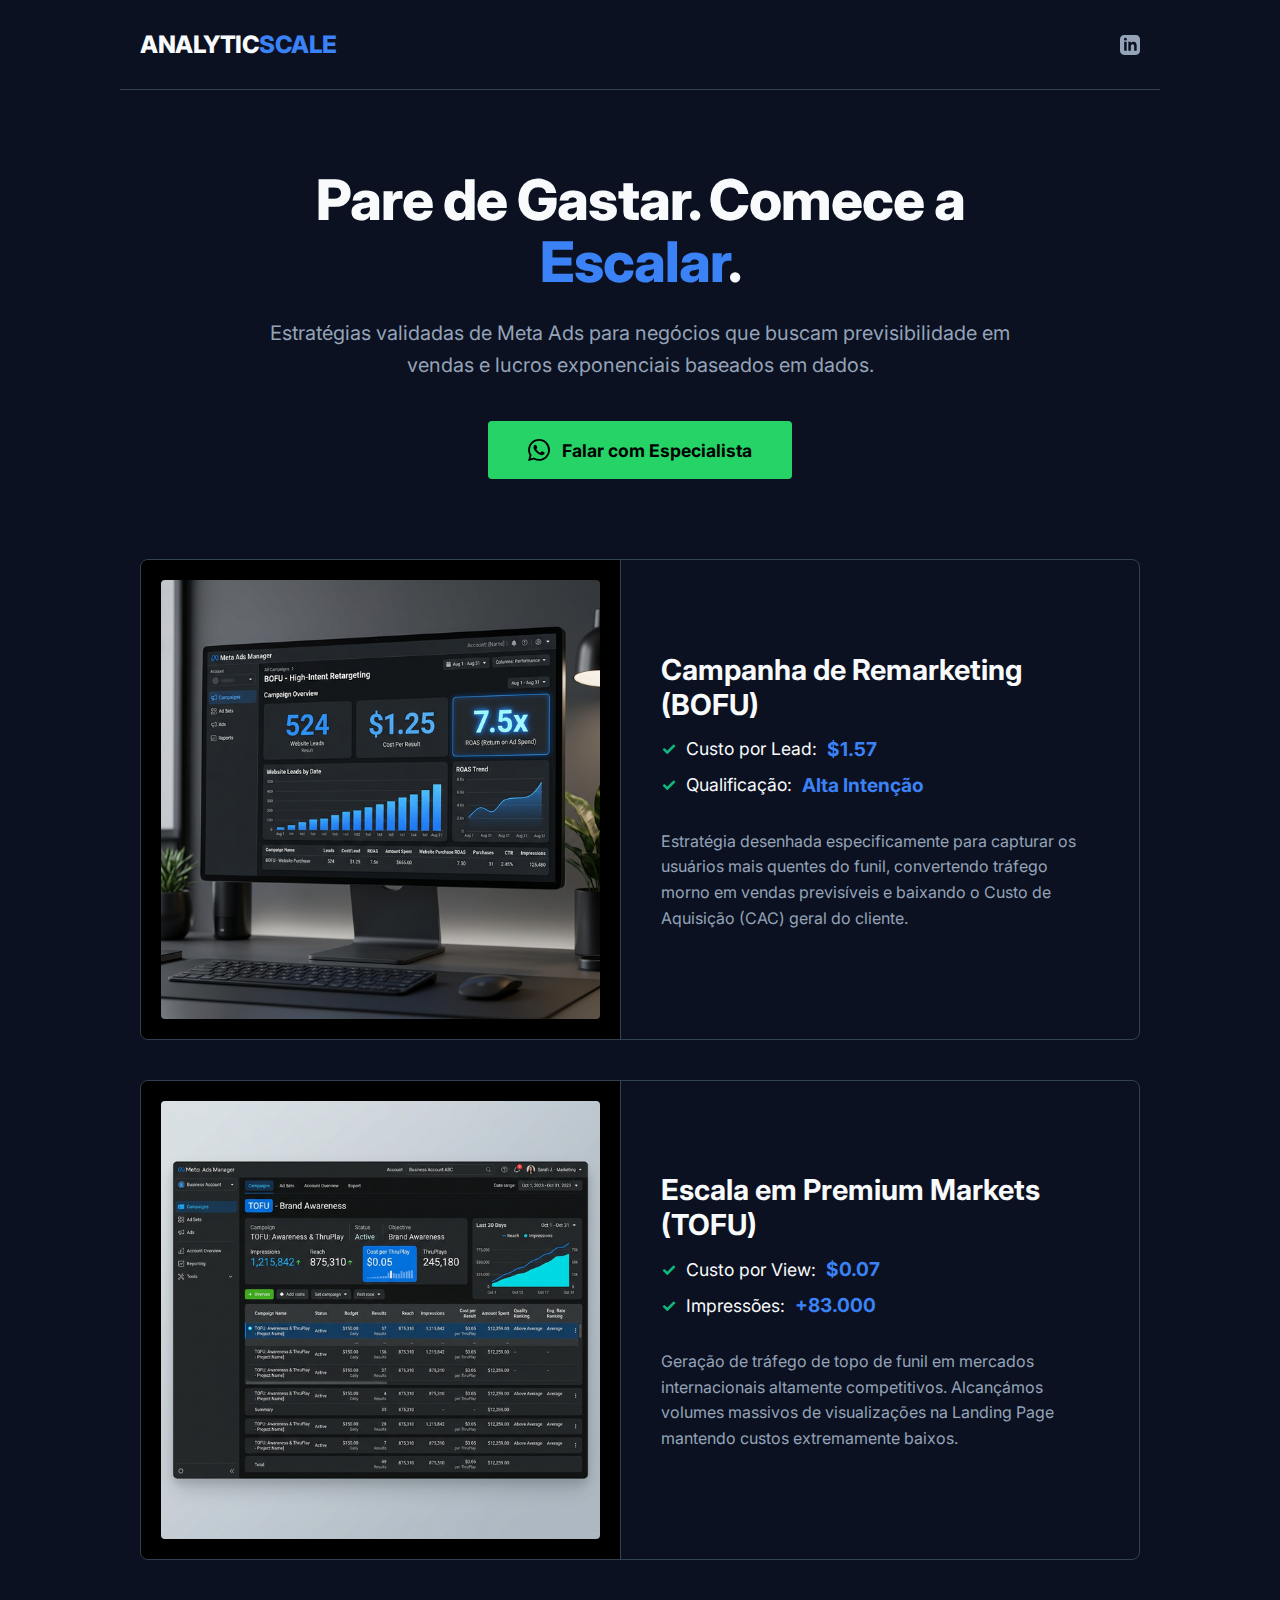
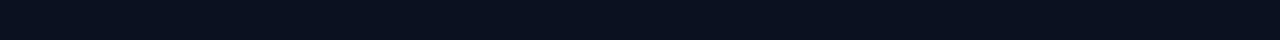
<file: index.html>
<!DOCTYPE html>
<html lang="pt-BR">

<head>
    <meta charset="UTF-8">
    <meta name="viewport" content="width=device-width, initial-scale=1.0">
    <meta name="description"
        content="Portfólio de Gestor de Tráfego especialista em Meta Ads. Estratégias validadas para negócios que buscam previsibilidade.">

    <!-- Open Graph / LinkedIn -->
    <meta property="og:type" content="website">
    <meta property="og:url" content="https://analytic-scale.netlify.app/">
    <meta property="og:title" content="Analytic Scale | Gestor de Tráfego">
    <meta property="og:description"
        content="Estratégias validadas de Meta Ads para negócios que buscam previsibilidade e lucros exponenciais.">
    <meta property="og:image" content="https://analytic-scale.netlify.app/assets/img/bofu_premium.png">

    <title>Analytic Scale | Gestor de Tráfego</title>

    <link href="https://fonts.googleapis.com/css2?family=Inter:wght@400;500;700;800&display=swap" rel="stylesheet">

    <style>
        /* --- ESTILOS GERAIS (Sério e Limpo) --- */
        :root {
            --bg-site: #0b1120;
            /* Fundo super escuro, estilo terminal/dashboard */
            --bg-cartao: #1e293b;
            --texto-principal: #f8fafc;
            --texto-secundario: #94a3b8;
            --destaque: #3b82f6;
            /* Azul corporativo */
            --borda: #334155;
            --sucesso: #10b981;
        }

        body {
            margin: 0;
            padding: 0;
            font-family: 'Inter', sans-serif;
            background-color: var(--bg-site);
            color: var(--texto-principal);
            min-height: 100vh;
        }

        /* --- NAVBAR --- */
        .navbar {
            max-width: 1000px;
            margin: 0 auto;
            display: flex;
            justify-content: space-between;
            align-items: center;
            padding: 30px 20px;
            border-bottom: 1px solid var(--borda);
        }

        .logo {
            font-weight: 800;
            font-size: 1.5rem;
            letter-spacing: -0.5px;
        }

        .logo span {
            color: var(--destaque);
        }

        .nav-links {
            display: flex;
            gap: 20px;
            align-items: center;
        }

        .nav-links a {
            color: var(--texto-secundario);
            text-decoration: none;
            transition: color 0.2s;
            display: flex;
            align-items: center;
        }

        .nav-links a:hover {
            color: var(--texto-principal);
        }

        .nav-links svg {
            width: 20px;
            height: 20px;
            fill: currentColor;
        }

        /* --- CABEÇALHO --- */
        .header {
            max-width: 800px;
            margin: 80px auto;
            text-align: center;
            padding: 0 20px;
        }

        .header h1 {
            font-size: 3.5rem;
            margin-bottom: 24px;
            line-height: 1.1;
            font-weight: 800;
            letter-spacing: -1px;
        }

        .header h1 span {
            color: var(--destaque);
        }

        .header p {
            font-size: 1.25rem;
            color: var(--texto-secundario);
            margin: 0 auto 40px auto;
            line-height: 1.6;
        }

        .btn-conversao {
            background-color: #25D366;
            color: #000;
            padding: 18px 40px;
            border: none;
            border-radius: 4px;
            /* Borda mais reta (Corporativo) */
            font-size: 1.1rem;
            font-weight: 700;
            cursor: pointer;
            text-decoration: none;
            display: inline-flex;
            align-items: center;
            gap: 12px;
            transition: background-color 0.2s;
        }

        .btn-conversao:hover {
            background-color: #1ebc59;
        }

        .btn-conversao svg {
            width: 22px;
            height: 22px;
            fill: currentColor;
        }

        /* --- SESSÃO DE ESTUDOS DE CASO --- */
        .estudos-de-caso {
            max-width: 1000px;
            margin: 0 auto;
            padding: 0 20px 80px 20px;
            display: flex;
            flex-direction: column;
            gap: 40px;
            /* Espaço entre os projetos */
        }

        /* Estrutura do Estudo de Caso (Imagem de um lado, texto do outro) */
        .caso {
            display: flex;
            background-color: var(--bg-site);
            border: 1px solid var(--borda);
            border-radius: 8px;
            overflow: hidden;
            /* Garante que nada saia do cartão */
        }

        .caso-imagem {
            flex: 1;
            /* Ocupa metade do espaço */
            background-color: #000;
            padding: 20px;
            display: flex;
            align-items: center;
            justify-content: center;
            border-right: 1px solid var(--borda);
        }

        .caso-imagem img {
            width: 100%;
            height: auto;
            border-radius: 4px;
            /* object-fit: contain garante que a imagem não seja cortada, mostrando a tabela inteira */
            object-fit: contain;
        }

        .caso-conteudo {
            flex: 1;
            /* Ocupa a outra metade */
            padding: 40px;
            display: flex;
            flex-direction: column;
            justify-content: center;
        }

        .caso-conteudo h3 {
            font-size: 1.8rem;
            margin: 0 0 15px 0;
        }

        .metrica {
            display: flex;
            align-items: center;
            gap: 10px;
            font-size: 1.1rem;
            margin-bottom: 12px;
            color: var(--texto-principal);
        }

        .metrica strong {
            color: var(--destaque);
            font-size: 1.2rem;
        }

        .check {
            color: var(--sucesso);
            font-weight: bold;
        }

        .descricao {
            margin-top: 20px;
            color: var(--texto-secundario);
            line-height: 1.6;
            font-size: 1rem;
        }

        /* --- RESPONSIVIDADE (Celulares) --- */
        @media (max-width: 768px) {
            .header h1 {
                font-size: 2.5rem;
            }

            .caso {
                flex-direction: column;
            }

            /* Coloca a imagem em cima e o texto em baixo no telemóvel */
            .caso-imagem {
                border-right: none;
                border-bottom: 1px solid var(--borda);
                padding: 10px;
            }

            .caso-conteudo {
                padding: 30px 20px;
            }
        }
    </style>
</head>

<body>

    <nav class="navbar">
        <div class="logo">ANALYTIC<span>SCALE</span></div>
        <div class="nav-links">
            <a href="https://www.linkedin.com/in/SEU-PERFIL-AQUI" target="_blank" title="LinkedIn">
                <svg viewBox="0 0 24 24">
                    <path
                        d="M19 0h-14c-2.761 0-5 2.239-5 5v14c0 2.761 2.239 5 5 5h14c2.762 0 5-2.239 5-5v-14c0-2.761-2.238-5-5-5zm-11 19h-3v-11h3v11zm-1.5-12.268c-.966 0-1.75-.79-1.75-1.764s.784-1.764 1.75-1.764 1.75.79 1.75 1.764-.783 1.764-1.75 1.764zm13.5 12.268h-3v-5.604c0-3.368-4-3.113-4 0v5.604h-3v-11h3v1.765c1.396-2.586 7-2.777 7 2.476v6.759z" />
                </svg>
            </a>
        </div>
    </nav>

    <div class="header">
        <h1>Pare de Gastar. Comece a <span>Escalar</span>.</h1>
        <p>Estratégias validadas de Meta Ads para negócios que buscam previsibilidade em vendas e lucros exponenciais
            baseados em dados.</p>

        <a href="https://wa.me/5543991652706?text=Ol%C3%A1!%20Vi%20seu%20portf%C3%B3lio%20e%20gostaria%20de%20agendar%20uma%20consultoria%20gratuita."
            target="_blank" rel="noopener noreferrer" class="btn-conversao">
            <svg viewBox="0 0 24 24">
                <path
                    d="M17.472 14.382c-.297-.149-1.758-.867-2.03-.967-.273-.099-.471-.148-.67.15-.197.297-.767.966-.94 1.164-.173.199-.347.223-.644.075-.297-.15-1.255-.463-2.39-1.475-.883-.788-1.48-1.761-1.653-2.059-.173-.297-.018-.458.13-.606.134-.133.298-.347.446-.52.149-.174.198-.298.298-.497.099-.198.05-.371-.025-.52-.075-.149-.669-1.612-.916-2.207-.242-.579-.487-.5-.669-.51a12.8 12.8 0 0 0-.57-.01c-.198 0-.52.074-.792.372-.272.297-1.04 1.016-1.04 2.479 0 1.462 1.065 2.875 1.213 3.074.149.198 2.096 3.2 5.077 4.487.709.306 1.262.489 1.694.625.712.227 1.36.195 1.871.118.571-.085 1.758-.719 2.006-1.413.248-.694.248-1.289.173-1.413-.074-.124-.272-.198-.57-.347m-5.421 7.403h-.004a9.87 9.87 0 0 1-5.031-1.378l-.361-.214-3.741.982.998-3.648-.235-.374a9.86 9.86 0 0 1-1.51-5.26c.001-5.45 4.436-9.884 9.888-9.884 2.64 0 5.122 1.03 6.988 2.898a9.825 9.825 0 0 1 2.893 6.994c-.003 5.45-4.437 9.884-9.885 9.884m8.413-18.297A11.815 11.815 0 0 0 12.05 0C5.495 0 .16 5.335.157 11.892c0 2.096.547 4.142 1.588 5.945L.057 24l6.305-1.654a11.882 11.882 0 0 0 5.683 1.448h.005c6.554 0 11.89-5.335 11.893-11.893a11.821 11.821 0 0 0-3.48-8.413Z" />
            </svg>
            Falar com Especialista
        </a>
    </div>

    <div class="estudos-de-caso">

        <div class="caso">
            <div class="caso-imagem">
                <img src="assets/img/bofu.png" alt="Print Resultado BOFU" loading="lazy">
            </div>
            <div class="caso-conteudo">
                <h3>Campanha de Remarketing (BOFU)</h3>
                <div class="metrica"><span class="check">✓</span> Custo por Lead: <strong>$1.57</strong></div>
                <div class="metrica"><span class="check">✓</span> Qualificação: <strong>Alta Intenção</strong></div>
                <p class="descricao">Estratégia desenhada especificamente para capturar os usuários mais quentes do
                    funil, convertendo tráfego morno em vendas previsíveis e baixando o Custo de Aquisição (CAC) geral
                    do cliente.</p>
            </div>
        </div>

        <div class="caso">
            <div class="caso-imagem">
                <img src="assets/img/tofu.png" alt="Print Resultado TOFU" loading="lazy">
            </div>
            <div class="caso-conteudo">
                <h3>Escala em Premium Markets (TOFU)</h3>
                <div class="metrica"><span class="check">✓</span> Custo por View: <strong>$0.07</strong></div>
                <div class="metrica"><span class="check">✓</span> Impressões: <strong>+83.000</strong></div>
                <p class="descricao">Geração de tráfego de topo de funil em mercados internacionais altamente
                    competitivos. Alcançámos volumes massivos de visualizações na Landing Page mantendo custos
                    extremamente baixos.</p>
            </div>
        </div>

    </div>

</body>

</html>
</file>
